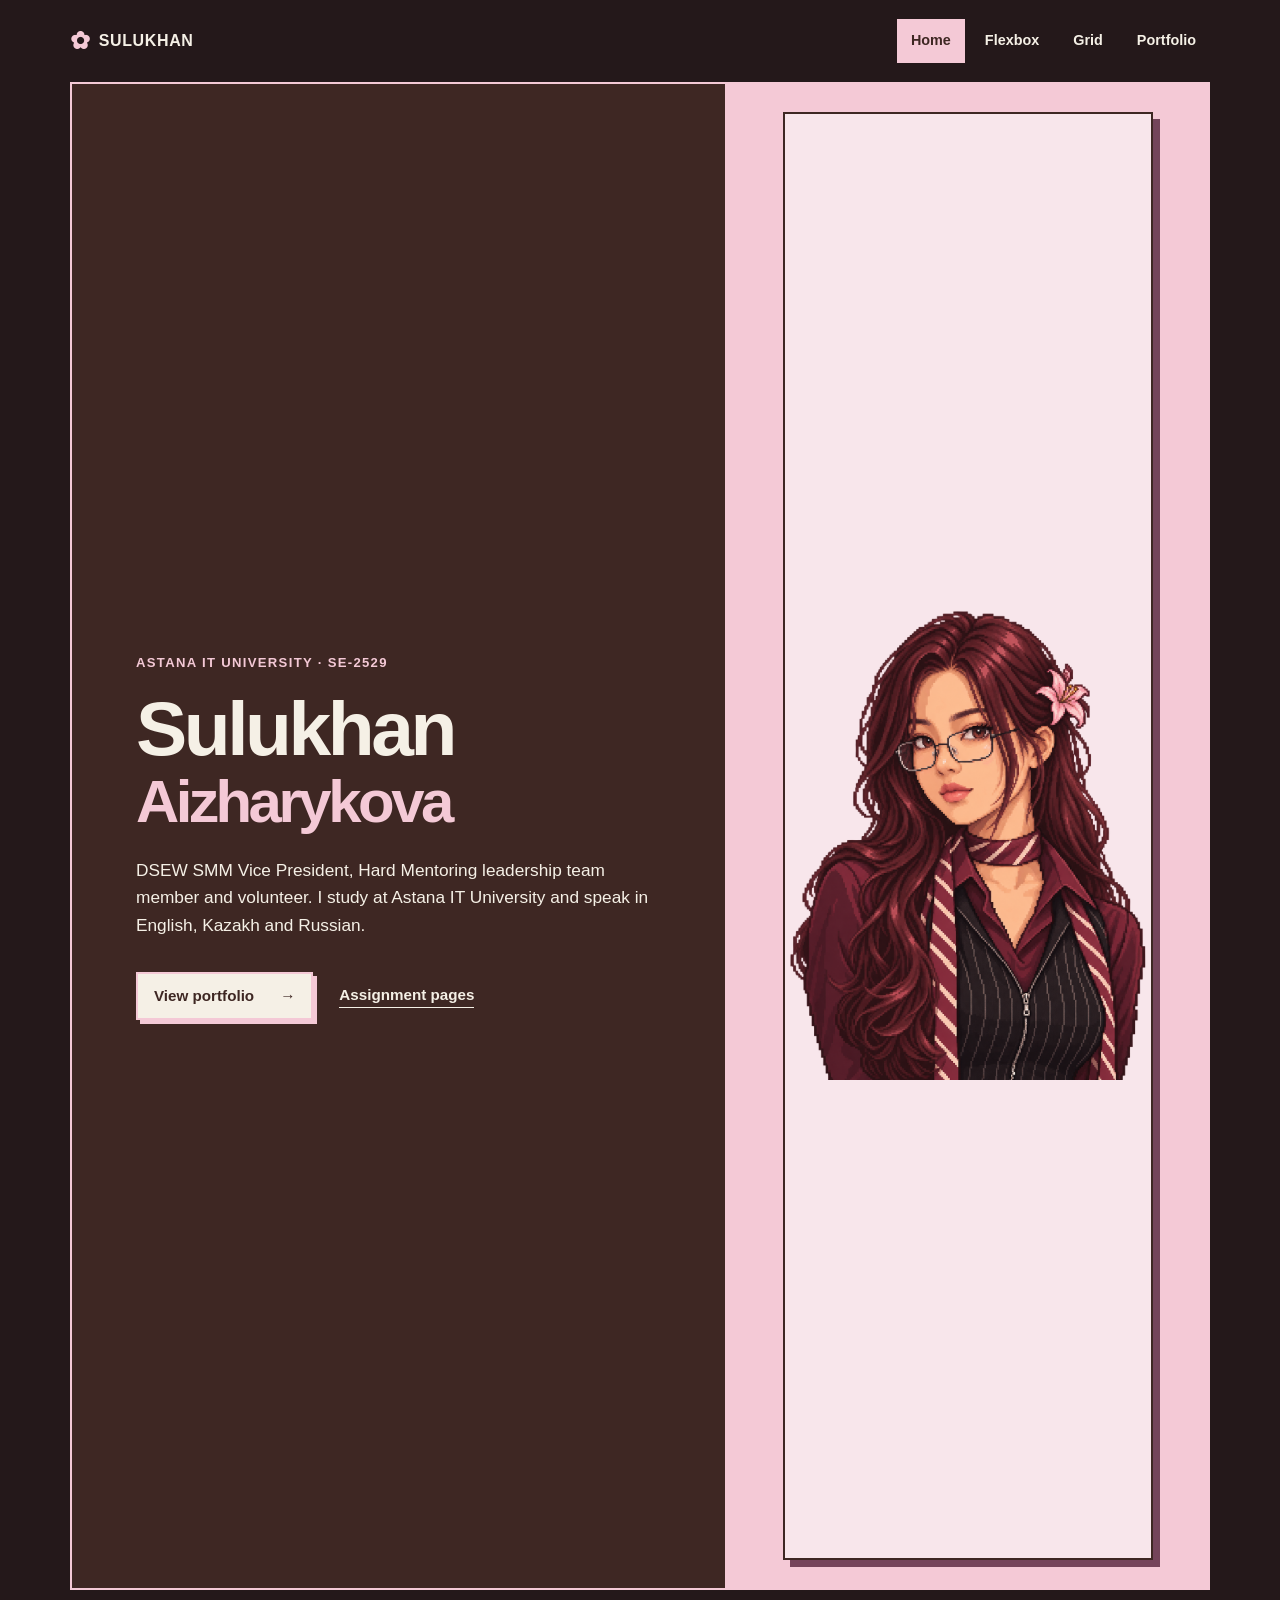
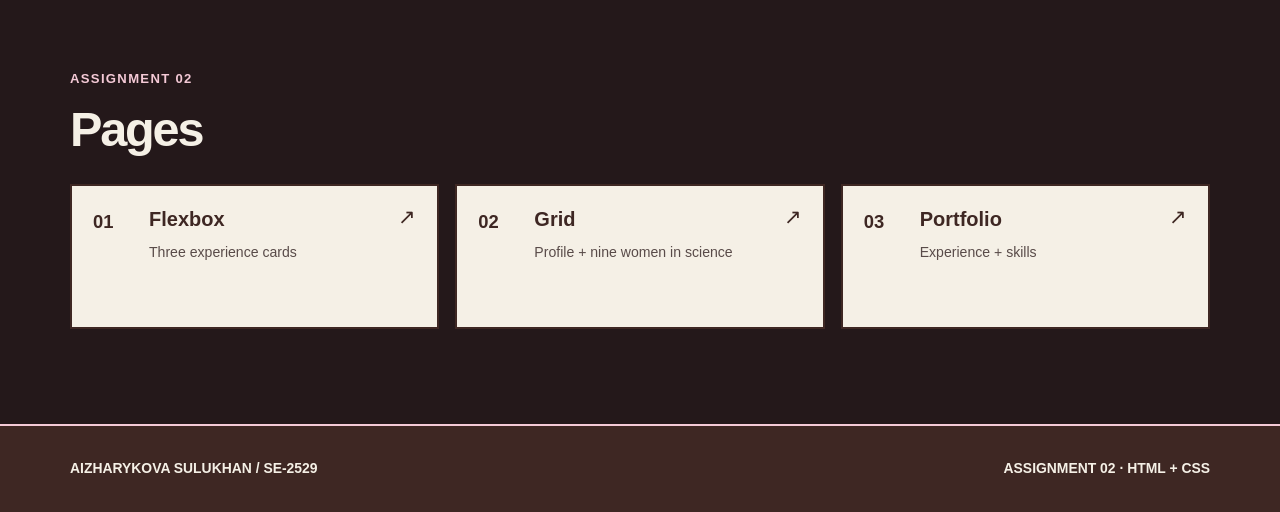
<file: index.html>
<!doctype html>
<html lang="en">
<head>
  <meta charset="utf-8">
  <meta name="viewport" content="width=device-width, initial-scale=1">
  <meta name="description" content="Sulukhan Aizharykova's personal pixel-inspired portfolio and Advanced CSS assignment.">
  <title>Home | Sulukhan Aizharykova</title>
  <link rel="stylesheet" href="styles.css">
</head>
<body>
  <a class="skip-link" href="#main">Skip to content</a>
  <header class="site-header shell">
    <a class="logo" href="index.html" aria-label="Sulukhan, home"><span class="logo-flower" aria-hidden="true">✿</span> SULUKHAN</a>
    <nav aria-label="Main navigation">
      <ul class="nav-list">
        <li><a class="current" aria-current="page" href="index.html">Home</a></li>
        <li><a href="flexbox.html">Flexbox</a></li>
        <li><a href="grid.html">Grid</a></li>
        <li><a href="portfolio.html">Portfolio</a></li>
      </ul>
    </nav>
  </header>

  <main id="main">
    <section class="hero shell">
      <div class="hero-copy">
        <p class="eyebrow">ASTANA IT UNIVERSITY · SE-2529</p>
        <h1>Sulukhan <span>Aizharykova</span></h1>
        <p class="hero-lead">DSEW SMM Vice President, Hard Mentoring leadership team member and volunteer. I study at Astana IT University and speak in English, Kazakh and Russian.</p>
        <div class="hero-actions">
          <a class="pixel-button" href="portfolio.html">View portfolio <span aria-hidden="true">→</span></a>
          <a class="quiet-link" href="#pages">Assignment pages</a>
        </div>
      </div>
      <div class="hero-art">
        <img class="hero-portrait" src="assets/sulukhan-pixel-portrait.png" width="1086" height="1448" alt="Pixel portrait of Sulukhan with burgundy hair, glasses and a pink lily">
      </div>
    </section>

    <section id="pages" class="shell pages-section" aria-labelledby="pages-title">
      <div class="section-heading">
        <div>
          <p class="eyebrow">ASSIGNMENT 02</p>
          <h2 id="pages-title">Pages</h2>
        </div>
      </div>
      <div class="pages-list">
        <a class="page-tile" href="flexbox.html">
          <span class="page-number">01</span>
          <span><strong>Flexbox</strong><small>Three experience cards</small></span>
          <span class="page-arrow" aria-hidden="true">↗</span>
        </a>
        <a class="page-tile" href="grid.html">
          <span class="page-number">02</span>
          <span><strong>Grid</strong><small>Profile + nine women in science</small></span>
          <span class="page-arrow" aria-hidden="true">↗</span>
        </a>
        <a class="page-tile" href="portfolio.html">
          <span class="page-number">03</span>
          <span><strong>Portfolio</strong><small>Experience + skills</small></span>
          <span class="page-arrow" aria-hidden="true">↗</span>
        </a>
      </div>
    </section>
  </main>

  <footer class="site-footer">
    <div class="shell footer-inner">
      <span>AIZHARYKOVA SULUKHAN / SE-2529</span>
      <span>ASSIGNMENT 02 · HTML + CSS</span>
    </div>
  </footer>
</body>
</html>
</file>
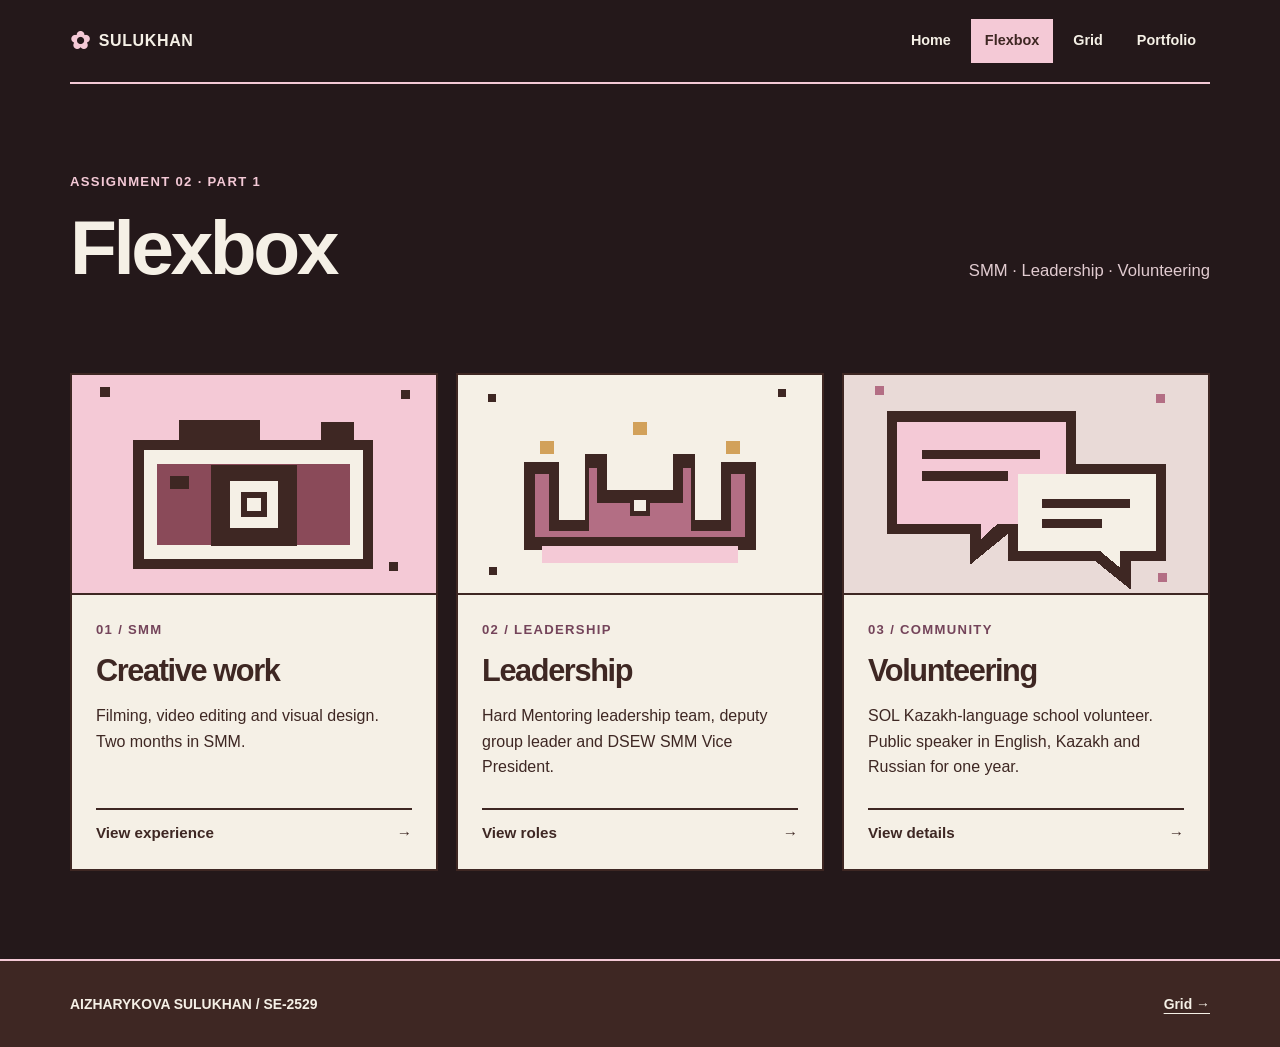
<file: flexbox.html>
<!doctype html>
<html lang="en">
<head>
  <meta charset="utf-8">
  <meta name="viewport" content="width=device-width, initial-scale=1">
  <meta name="description" content="Sulukhan's creative work, leadership and community experience in a Flexbox card layout.">
  <title>Flexbox | Sulukhan Aizharykova</title>
  <link rel="stylesheet" href="styles.css">
</head>
<body>
  <a class="skip-link" href="#main">Skip to content</a>
  <header class="site-header shell">
    <a class="logo" href="index.html" aria-label="Sulukhan, home"><span class="logo-flower" aria-hidden="true">✿</span> SULUKHAN</a>
    <nav aria-label="Main navigation">
      <ul class="nav-list">
        <li><a href="index.html">Home</a></li>
        <li><a class="current" aria-current="page" href="flexbox.html">Flexbox</a></li>
        <li><a href="grid.html">Grid</a></li>
        <li><a href="portfolio.html">Portfolio</a></li>
      </ul>
    </nav>
  </header>

  <main id="main">
    <section class="page-banner shell">
      <div>
        <p class="eyebrow">ASSIGNMENT 02 · PART 1</p>
        <h1>Flexbox</h1>
      </div>
      <p>SMM · Leadership · Volunteering</p>
    </section>

    <section class="shell cards-section" aria-label="Three areas of my work">
      <div class="card-row">
        <article class="story-card">
          <img src="assets/card-creative.svg" width="320" height="220" alt="Pixel illustration of a camera">
          <div class="story-card-body">
            <p class="card-tag">01 / SMM</p>
            <h2>Creative work</h2>
            <p>Filming, video editing and visual design. Two months in SMM.</p>
            <a class="card-button" href="portfolio.html#creative">View experience <span aria-hidden="true">→</span></a>
          </div>
        </article>
        <article class="story-card">
          <img src="assets/card-leadership.svg" width="320" height="220" alt="Pixel illustration of a crown">
          <div class="story-card-body">
            <p class="card-tag">02 / LEADERSHIP</p>
            <h2>Leadership</h2>
            <p>Hard Mentoring leadership team, deputy group leader and DSEW SMM Vice President.</p>
            <a class="card-button" href="portfolio.html#leadership">View roles <span aria-hidden="true">→</span></a>
          </div>
        </article>
        <article class="story-card">
          <img src="assets/card-community.svg" width="320" height="220" alt="Pixel illustration of two speech bubbles">
          <div class="story-card-body">
            <p class="card-tag">03 / COMMUNITY</p>
            <h2>Volunteering</h2>
            <p>SOL Kazakh-language school volunteer. Public speaker in English, Kazakh and Russian for one year.</p>
            <a class="card-button" href="portfolio.html#community">View details <span aria-hidden="true">→</span></a>
          </div>
        </article>
      </div>
    </section>
  </main>

  <footer class="site-footer">
    <div class="shell footer-inner">
      <span>AIZHARYKOVA SULUKHAN / SE-2529</span>
      <a href="grid.html">Grid →</a>
    </div>
  </footer>
</body>
</html>
</file>
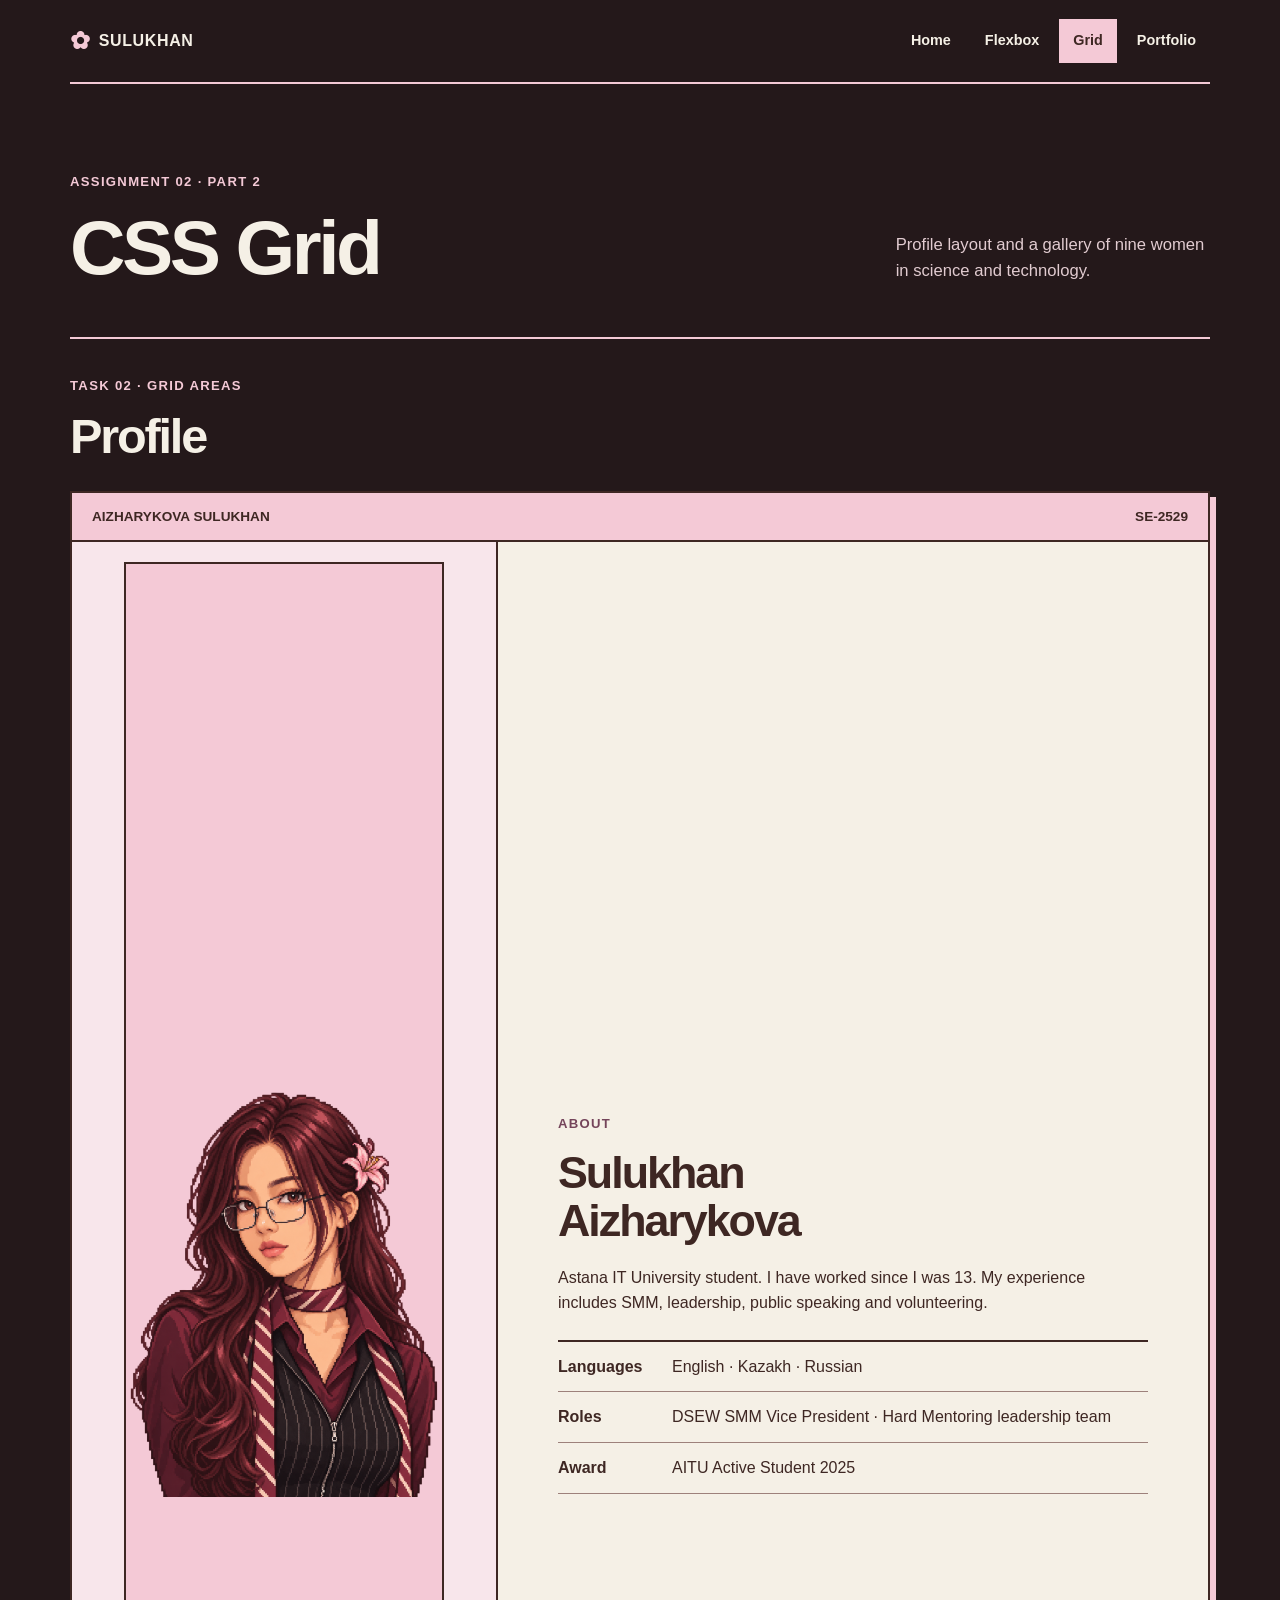
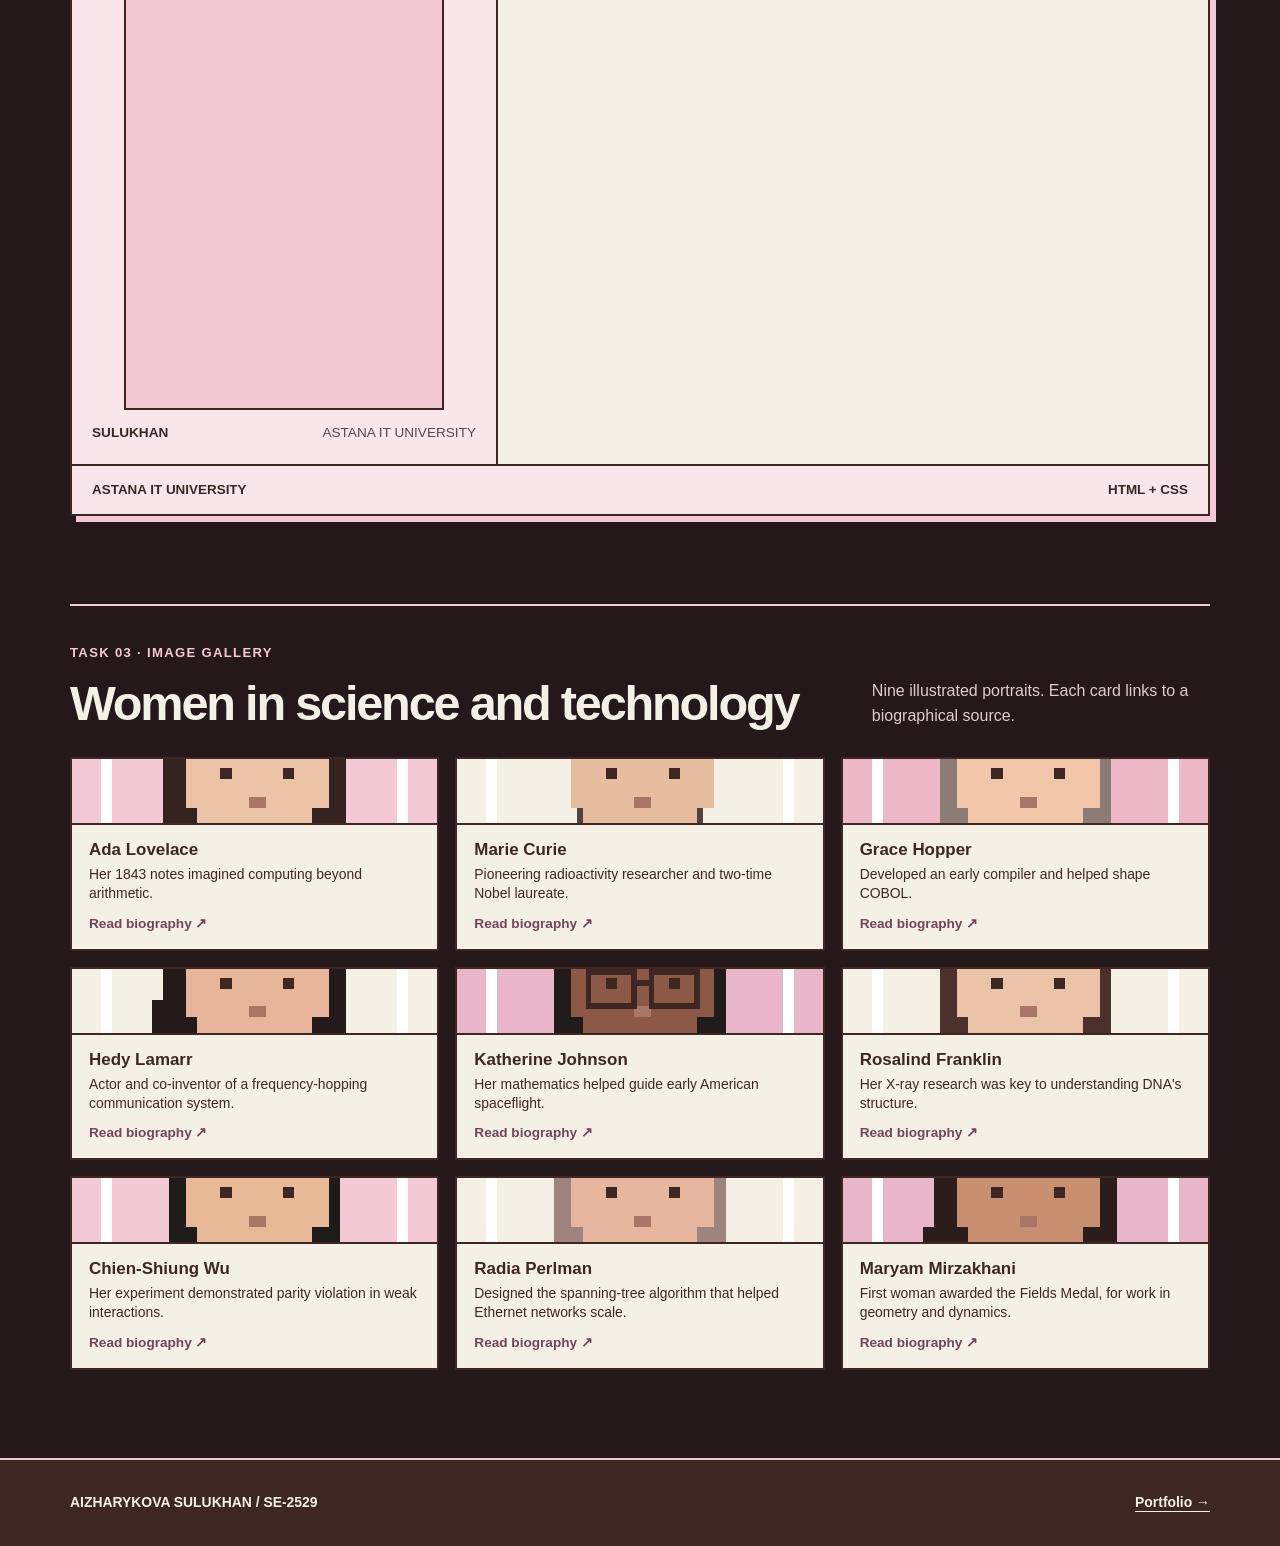
<file: grid.html>
<!doctype html>
<html lang="en">
<head>
  <meta charset="utf-8">
  <meta name="viewport" content="width=device-width, initial-scale=1">
  <meta name="description" content="A CSS Grid profile and a gallery of nine women who shaped science and technology.">
  <title>Grid | Sulukhan Aizharykova</title>
  <link rel="stylesheet" href="styles.css">
</head>
<body>
  <a class="skip-link" href="#main">Skip to content</a>
  <header class="site-header shell">
    <a class="logo" href="index.html" aria-label="Sulukhan, home"><span class="logo-flower" aria-hidden="true">✿</span> SULUKHAN</a>
    <nav aria-label="Main navigation">
      <ul class="nav-list">
        <li><a href="index.html">Home</a></li>
        <li><a href="flexbox.html">Flexbox</a></li>
        <li><a class="current" aria-current="page" href="grid.html">Grid</a></li>
        <li><a href="portfolio.html">Portfolio</a></li>
      </ul>
    </nav>
  </header>

  <main id="main">
    <section class="page-banner shell">
      <div>
        <p class="eyebrow">ASSIGNMENT 02 · PART 2</p>
        <h1>CSS Grid</h1>
      </div>
      <p>Profile layout and a gallery of nine women in science and technology.</p>
    </section>

    <section class="shell profile-section" aria-labelledby="profile-title">
      <div class="section-heading">
        <div>
          <p class="eyebrow">TASK 02 · GRID AREAS</p>
          <h2 id="profile-title">Profile</h2>
        </div>
      </div>
      <div class="profile-grid">
        <header class="profile-head">
          <span>AIZHARYKOVA SULUKHAN</span>
          <span>SE-2529</span>
        </header>
        <aside class="profile-side" aria-label="Portrait and quick facts">
          <img src="assets/sulukhan-pixel-portrait.png" width="1086" height="1448" alt="Pixel portrait of Sulukhan with long burgundy hair, glasses and a pink lily">
          <div class="profile-side-caption">
            <strong>SULUKHAN</strong>
            <span>ASTANA IT UNIVERSITY</span>
          </div>
        </aside>
        <div class="profile-main">
          <p class="card-tag">ABOUT</p>
          <h3>Sulukhan Aizharykova</h3>
          <p>Astana IT University student. I have worked since I was 13. My experience includes SMM, leadership, public speaking and volunteering.</p>
          <dl class="profile-facts">
            <div>
              <dt>Languages</dt>
              <dd>English · Kazakh · Russian</dd>
            </div>
            <div>
              <dt>Roles</dt>
              <dd>DSEW SMM Vice President · Hard Mentoring leadership team</dd>
            </div>
            <div>
              <dt>Award</dt>
              <dd>AITU Active Student 2025</dd>
            </div>
          </dl>
        </div>
        <footer class="profile-foot">
          <span>ASTANA IT UNIVERSITY</span>
          <span>HTML + CSS</span>
        </footer>
      </div>
    </section>

    <section id="gallery" class="shell gallery-section" aria-labelledby="gallery-title">
      <div class="section-heading">
        <div>
          <p class="eyebrow">TASK 03 · IMAGE GALLERY</p>
          <h2 id="gallery-title">Women in science and technology</h2>
        </div>
        <p>Nine illustrated portraits. Each card links to a biographical source.</p>
      </div>
      <div class="pioneer-grid">
        <a class="pioneer-card" href="https://www.computerhistory.org/babbage/adalovelace" target="_blank" rel="noopener noreferrer">
          <img src="assets/ada-lovelace.svg" width="64" height="64" alt="">
          <span class="pioneer-caption">
            <strong>Ada Lovelace</strong>
            <span>Her 1843 notes imagined computing beyond arithmetic.</span>
            <small>Read biography ↗</small>
          </span>
        </a>
        <a class="pioneer-card" href="https://www.nobelprize.org/prizes/physics/1903/marie-curie/facts/" target="_blank" rel="noopener noreferrer">
          <img src="assets/marie-curie.svg" width="64" height="64" alt="">
          <span class="pioneer-caption">
            <strong>Marie Curie</strong>
            <span>Pioneering radioactivity researcher and two-time Nobel laureate.</span>
            <small>Read biography ↗</small>
          </span>
        </a>
        <a class="pioneer-card" href="https://computerhistory.org/profile/grace-murray-hopper/" target="_blank" rel="noopener noreferrer">
          <img src="assets/grace-hopper.svg" width="64" height="64" alt="">
          <span class="pioneer-caption">
            <strong>Grace Hopper</strong>
            <span>Developed an early compiler and helped shape COBOL.</span>
            <small>Read biography ↗</small>
          </span>
        </a>
        <a class="pioneer-card" href="https://www.invent.org/inductees/hedy-lamarr" target="_blank" rel="noopener noreferrer">
          <img src="assets/hedy-lamarr.svg" width="64" height="64" alt="">
          <span class="pioneer-caption">
            <strong>Hedy Lamarr</strong>
            <span>Actor and co-inventor of a frequency-hopping communication system.</span>
            <small>Read biography ↗</small>
          </span>
        </a>
        <a class="pioneer-card" href="https://science.nasa.gov/people/katherine-johnson/" target="_blank" rel="noopener noreferrer">
          <img src="assets/katherine-johnson.svg" width="64" height="64" alt="">
          <span class="pioneer-caption">
            <strong>Katherine Johnson</strong>
            <span>Her mathematics helped guide early American spaceflight.</span>
            <small>Read biography ↗</small>
          </span>
        </a>
        <a class="pioneer-card" href="https://www.kcl.ac.uk/the-story-behind-photograph-51" target="_blank" rel="noopener noreferrer">
          <img src="assets/rosalind-franklin.svg" width="64" height="64" alt="">
          <span class="pioneer-caption">
            <strong>Rosalind Franklin</strong>
            <span>Her X-ray research was key to understanding DNA's structure.</span>
            <small>Read biography ↗</small>
          </span>
        </a>
        <a class="pioneer-card" href="https://www.aps.org/apsnews/2022/09/lee-yang-parity" target="_blank" rel="noopener noreferrer">
          <img src="assets/chien-shiung-wu.svg" width="64" height="64" alt="">
          <span class="pioneer-caption">
            <strong>Chien-Shiung Wu</strong>
            <span>Her experiment demonstrated parity violation in weak interactions.</span>
            <small>Read biography ↗</small>
          </span>
        </a>
        <a class="pioneer-card" href="https://www.internethalloffame.org/inductee/radia-perlman/" target="_blank" rel="noopener noreferrer">
          <img src="assets/radia-perlman.svg" width="64" height="64" alt="">
          <span class="pioneer-caption">
            <strong>Radia Perlman</strong>
            <span>Designed the spanning-tree algorithm that helped Ethernet networks scale.</span>
            <small>Read biography ↗</small>
          </span>
        </a>
        <a class="pioneer-card" href="https://www.mathunion.org/imu-awards/fields-medal/fields-medals-2014" target="_blank" rel="noopener noreferrer">
          <img src="assets/maryam-mirzakhani.svg" width="64" height="64" alt="">
          <span class="pioneer-caption">
            <strong>Maryam Mirzakhani</strong>
            <span>First woman awarded the Fields Medal, for work in geometry and dynamics.</span>
            <small>Read biography ↗</small>
          </span>
        </a>
      </div>
    </section>
  </main>

  <footer class="site-footer">
    <div class="shell footer-inner">
      <span>AIZHARYKOVA SULUKHAN / SE-2529</span>
      <a href="portfolio.html">Portfolio →</a>
    </div>
  </footer>
</body>
</html>
</file>
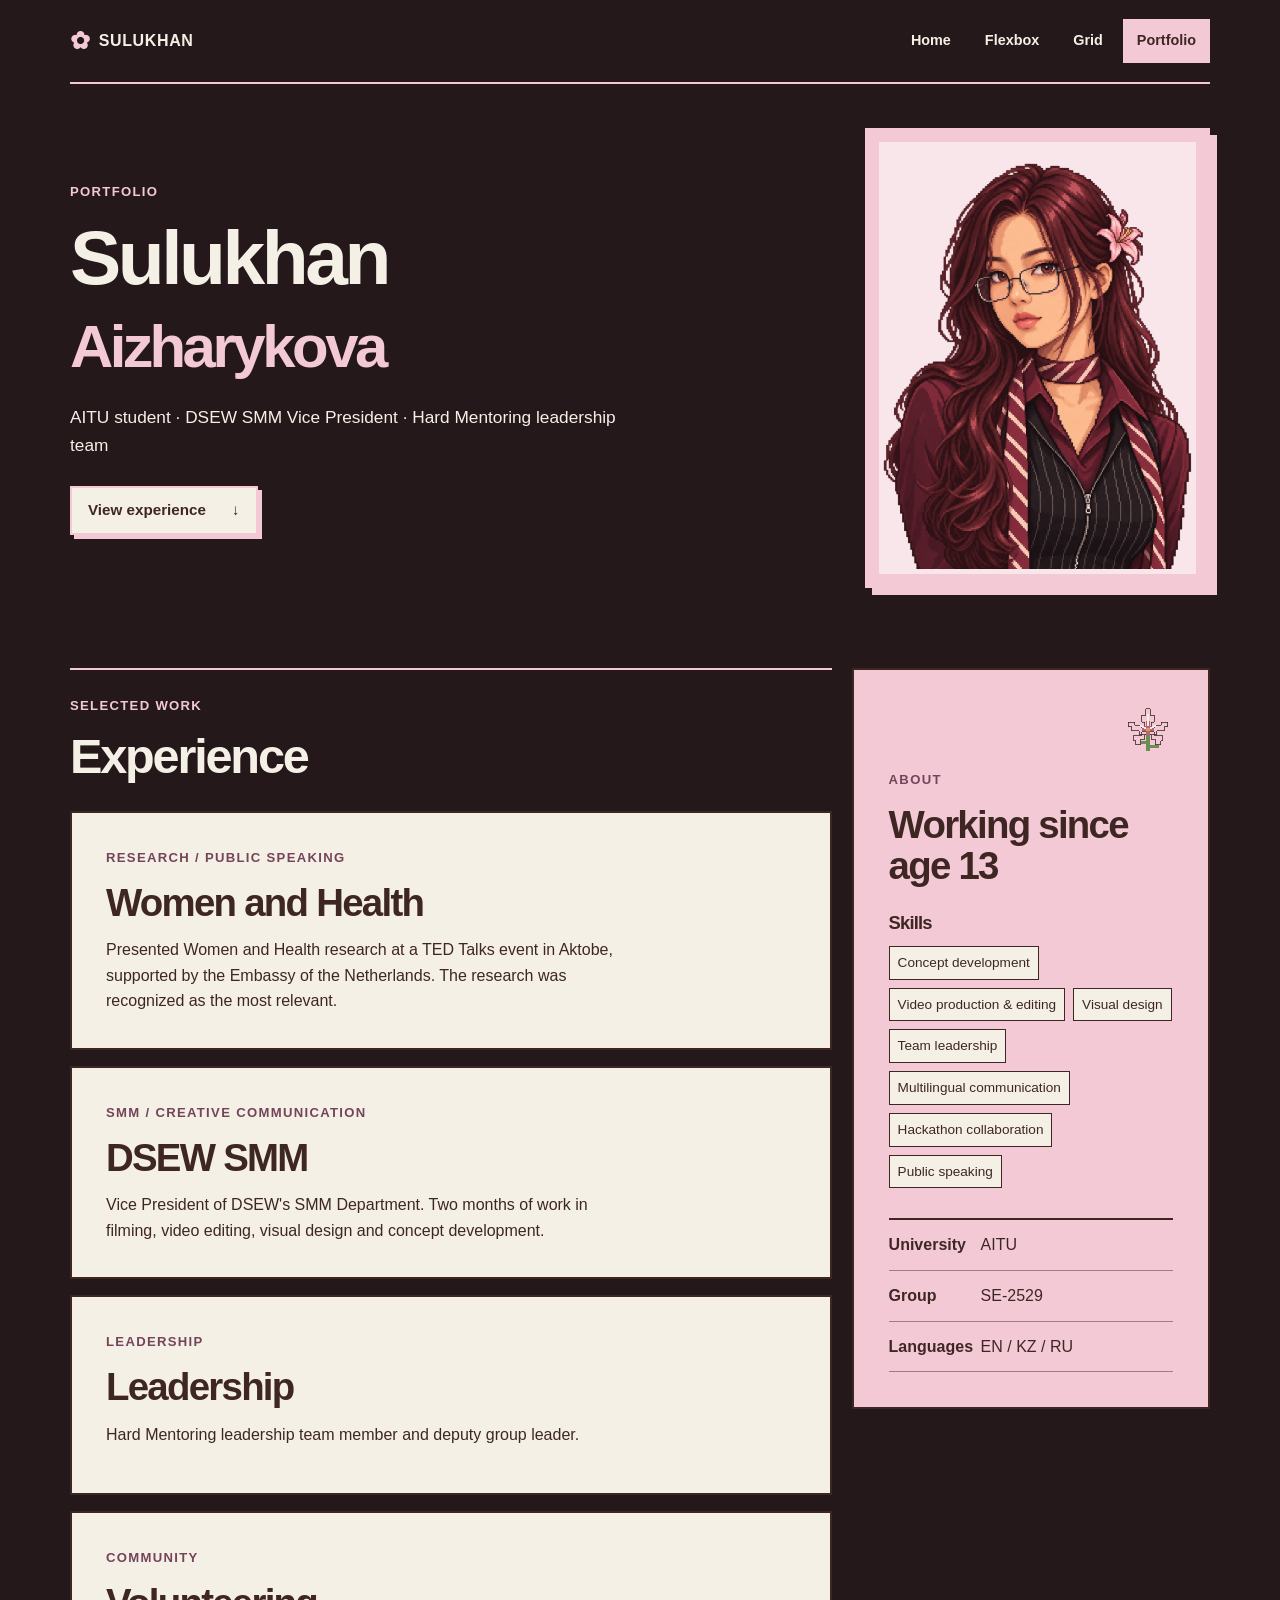
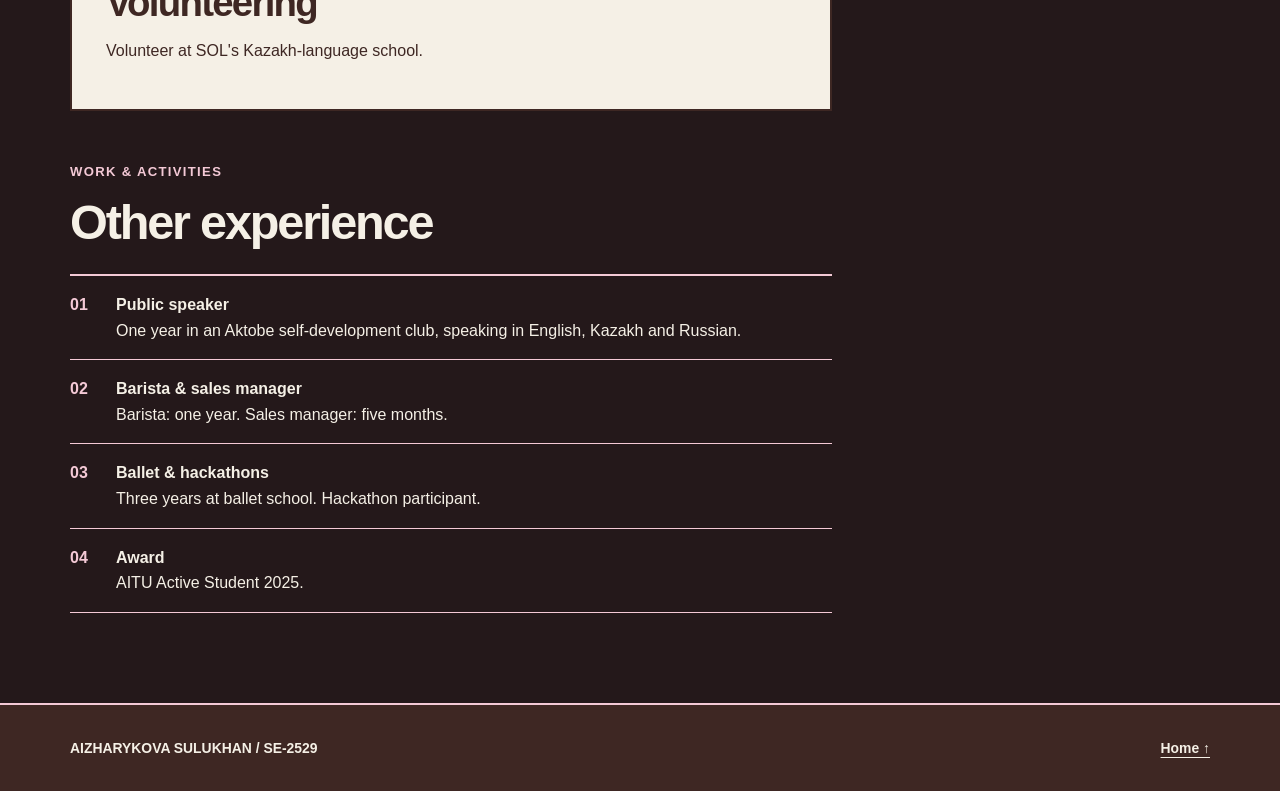
<file: portfolio.html>
<!doctype html>
<html lang="en">
<head>
  <meta charset="utf-8">
  <meta name="viewport" content="width=device-width, initial-scale=1">
  <meta name="description" content="Sulukhan Aizharykova's real experience in research, creative communication, leadership and community work.">
  <title>Portfolio | Sulukhan Aizharykova</title>
  <link rel="stylesheet" href="styles.css">
</head>
<body>
  <a class="skip-link" href="#main">Skip to content</a>
  <header class="site-header shell">
    <a class="logo" href="index.html" aria-label="Sulukhan, home"><span class="logo-flower" aria-hidden="true">✿</span> SULUKHAN</a>
    <nav aria-label="Main navigation">
      <ul class="nav-list">
        <li><a href="index.html">Home</a></li>
        <li><a href="flexbox.html">Flexbox</a></li>
        <li><a href="grid.html">Grid</a></li>
        <li><a class="current" aria-current="page" href="portfolio.html">Portfolio</a></li>
      </ul>
    </nav>
  </header>

  <main id="main">
    <section class="portfolio-hero shell">
      <div>
        <p class="eyebrow">PORTFOLIO</p>
        <h1>Sulukhan<br><span>Aizharykova</span></h1>
        <p class="hero-lead">AITU student · DSEW SMM Vice President · Hard Mentoring leadership team</p>
        <a class="pixel-button" href="#selected-work">View experience <span aria-hidden="true">↓</span></a>
      </div>
      <div class="portrait-frame">
        <img src="assets/sulukhan-pixel-portrait.png" width="1086" height="1448" alt="Pixel portrait of Sulukhan with long burgundy hair, glasses and a pink lily">
      </div>
    </section>

    <div id="selected-work" class="portfolio-layout shell">
      <section class="portfolio-projects" aria-labelledby="work-title">
        <div class="section-heading">
          <div>
            <p class="eyebrow">SELECTED WORK</p>
            <h2 id="work-title">Experience</h2>
          </div>
        </div>

        <article class="project-card" id="research">
          <p class="card-tag">RESEARCH / PUBLIC SPEAKING</p>
          <h3>Women and Health</h3>
          <p>Presented Women and Health research at a TED Talks event in Aktobe, supported by the Embassy of the Netherlands. The research was recognized as the most relevant.</p>
        </article>

        <article class="project-card" id="creative">
          <p class="card-tag">SMM / CREATIVE COMMUNICATION</p>
          <h3>DSEW SMM</h3>
          <p>Vice President of DSEW's SMM Department. Two months of work in filming, video editing, visual design and concept development.</p>
        </article>

        <article class="project-card" id="leadership">
          <p class="card-tag">LEADERSHIP</p>
          <h3>Leadership</h3>
          <p>Hard Mentoring leadership team member and deputy group leader.</p>
        </article>

        <article class="project-card" id="community">
          <p class="card-tag">COMMUNITY</p>
          <h3>Volunteering</h3>
          <p>Volunteer at SOL's Kazakh-language school.</p>
        </article>

        <section class="experience-section" aria-labelledby="experience-title">
          <p class="eyebrow">WORK &amp; ACTIVITIES</p>
          <h2 id="experience-title">Other experience</h2>
          <div class="experience-list">
            <div>
              <span>01</span>
              <p><strong>Public speaker</strong><br>One year in an Aktobe self-development club, speaking in English, Kazakh and Russian.</p>
            </div>
            <div>
              <span>02</span>
              <p><strong>Barista &amp; sales manager</strong><br>Barista: one year. Sales manager: five months.</p>
            </div>
            <div>
              <span>03</span>
              <p><strong>Ballet &amp; hackathons</strong><br>Three years at ballet school. Hackathon participant.</p>
            </div>
            <div>
              <span>04</span>
              <p><strong>Award</strong><br>AITU Active Student 2025.</p>
            </div>
          </div>
        </section>
      </section>

      <aside class="portfolio-aside" aria-labelledby="about-title">
        <img class="aside-lily" src="assets/pink-lily.svg" width="64" height="64" alt="" aria-hidden="true">
        <p class="eyebrow">ABOUT</p>
        <h2 id="about-title">Working since age 13</h2>
        <h3>Skills</h3>
        <ul class="skill-list">
          <li>Concept development</li>
          <li>Video production &amp; editing</li>
          <li>Visual design</li>
          <li>Team leadership</li>
          <li>Multilingual communication</li>
          <li>Hackathon collaboration</li>
          <li>Public speaking</li>
        </ul>
        <dl class="aside-facts">
          <div>
            <dt>University</dt>
            <dd>AITU</dd>
          </div>
          <div>
            <dt>Group</dt>
            <dd>SE-2529</dd>
          </div>
          <div>
            <dt>Languages</dt>
            <dd>EN / KZ / RU</dd>
          </div>
        </dl>
      </aside>
    </div>
  </main>

  <footer class="site-footer">
    <div class="shell footer-inner">
      <span>AIZHARYKOVA SULUKHAN / SE-2529</span>
      <a href="index.html">Home ↑</a>
    </div>
  </footer>
</body>
</html>
</file>
<file: styles.css>
:root {
  --page: #24181a;
  --ink: #3e2723;
  --pink: #f4c9d6;
  --cream: #f5f0e6;
  --soft-pink: #f8e6eb;
  --rose: #74445a;
  --muted: #594b49;
  --muted-light: #e1cbd0;
  --line: #9d817b;
  --shell: min(1140px, calc(100% - 40px));
  --font: -apple-system, BlinkMacSystemFont, "Segoe UI", Arial, sans-serif;
}

* { box-sizing: border-box; }

html { scroll-behavior: smooth; }

body {
  margin: 0;
  color: var(--cream);
  background: var(--page);
  font-family: var(--font);
  font-size: 16px;
  line-height: 1.6;
}

img { display: block; max-width: 100%; }
a { color: inherit; text-decoration: none; }

:focus-visible {
  outline: 3px solid var(--pink);
  outline-offset: 4px;
}
.card-button:focus-visible { outline-color: var(--rose); }

.shell { width: var(--shell); margin-inline: auto; }

.skip-link {
  position: fixed;
  z-index: 100;
  top: 10px;
  left: 10px;
  padding: 10px 14px;
  color: var(--cream);
  background: var(--ink);
  transform: translateY(-150%);
}
.skip-link:focus { transform: translateY(0); }

/* Shared navigation */
.site-header {
  display: flex;
  align-items: center;
  justify-content: space-between;
  gap: 24px;
  min-height: 82px;
}

.logo {
  display: inline-flex;
  align-items: center;
  gap: 8px;
  flex: none;
  font-size: 1rem;
  font-weight: 800;
  letter-spacing: .04em;
}
.logo-flower { color: var(--pink); font-size: 1.5rem; line-height: 1; }

.nav-list {
  display: flex;
  flex-wrap: wrap;
  gap: 6px;
  margin: 0;
  padding: 0;
  list-style: none;
}

.nav-list a {
  display: block;
  padding: 8px 12px;
  border: 2px solid transparent;
  font-size: .9rem;
  font-weight: 700;
}
.nav-list a:hover,
.nav-list a.current { color: var(--ink); border-color: var(--pink); background: var(--pink); }

/* Typography and buttons */
h1, h2, h3 { margin: 0; font-family: var(--font); font-weight: 750; letter-spacing: -.045em; line-height: 1.08; }
h1 { font-size: clamp(2.8rem, 6vw, 5.4rem); }
h2 { font-size: clamp(2rem, 3.8vw, 3.3rem); }
h3 { font-size: clamp(1.5rem, 2.6vw, 2.2rem); }
p { margin-top: 0; }

.eyebrow, .card-tag {
  margin: 0 0 14px;
  color: var(--pink);
  font-size: .82rem;
  font-weight: 800;
  letter-spacing: .1em;
  text-transform: uppercase;
}
.card-tag, .portfolio-aside .eyebrow { color: var(--rose); }

.hero-lead { max-width: 58ch; margin: 22px 0 0; font-size: 1.08rem; }

.pixel-button {
  display: inline-flex;
  align-items: center;
  justify-content: space-between;
  gap: 26px;
  min-height: 48px;
  padding: 10px 16px;
  color: var(--ink);
  border: 2px solid var(--pink);
  background: var(--cream);
  box-shadow: 4px 4px 0 var(--pink);
  font-size: .95rem;
  font-weight: 750;
  transition: transform .18s ease, box-shadow .18s ease;
}
.pixel-button:hover { transform: translate(2px, 2px); box-shadow: 2px 2px 0 var(--pink); }
.quiet-link { border-bottom: 1px solid currentColor; font-size: .95rem; font-weight: 700; }

/* Home */
.hero {
  display: grid;
  grid-template-columns: minmax(0, 1.15fr) minmax(300px, .85fr);
  min-height: 575px;
  border: 2px solid var(--pink);
  background: var(--ink);
}

.hero-copy {
  display: flex;
  flex-direction: column;
  justify-content: center;
  padding: clamp(30px, 5vw, 64px);
}
.hero-copy h1 { max-width: 13ch; }
.hero-copy h1 span,
.portfolio-hero h1 span { color: var(--pink); font-size: .78em; }
.hero-copy h1 span { display: block; }
.hero-actions { display: flex; flex-wrap: wrap; align-items: center; gap: 18px 26px; margin-top: 32px; }

.hero-art {
  display: grid;
  place-items: center;
  min-width: 0;
  padding: 28px;
  border-left: 2px solid var(--pink);
  background: var(--pink);
}
.hero-portrait {
  width: min(100%, 370px);
  aspect-ratio: 3 / 4;
  object-fit: contain;
  border: 2px solid var(--ink);
  background: var(--soft-pink);
  box-shadow: 7px 7px 0 var(--rose);
}

.pages-section { padding-block: 78px 95px; }
.section-heading { display: flex; align-items: end; justify-content: space-between; gap: 25px; margin-bottom: 28px; }
.section-heading > p { max-width: 38ch; margin: 0; color: var(--muted-light); }
.pages-list { display: grid; grid-template-columns: repeat(3, minmax(0, 1fr)); gap: 16px; }

.page-tile {
  display: grid;
  grid-template-columns: 42px 1fr auto;
  gap: 14px;
  align-items: start;
  min-height: 145px;
  padding: 21px;
  color: var(--ink);
  border: 2px solid var(--ink);
  background: var(--cream);
  transition: transform .18s ease, box-shadow .18s ease;
}
.page-tile:hover,
.page-tile:focus-visible { transform: translate(-3px, -3px); box-shadow: 5px 5px 0 var(--pink); }
.page-number { font-size: 1.15rem; font-weight: 800; }
.page-tile strong { display: block; font-size: 1.25rem; line-height: 1.2; }
.page-tile small { display: block; margin-top: 10px; color: var(--muted); font-size: .88rem; }
.page-arrow { font-size: 1.3rem; line-height: 1; }

/* Flexbox page */
.page-banner {
  display: flex;
  align-items: end;
  justify-content: space-between;
  gap: 30px;
  min-height: 255px;
  padding-block: 45px 48px;
  border-top: 2px solid var(--pink);
}
.page-banner > p { max-width: 34ch; margin-bottom: 4px; color: var(--muted-light); font-size: 1.04rem; }
.cards-section, .profile-section, .gallery-section { padding-block: 36px 88px; }
.card-row { display: flex; gap: 18px; }

.story-card {
  display: flex;
  flex: 1;
  flex-direction: column;
  min-width: 0;
  color: var(--ink);
  border: 2px solid var(--ink);
  background: var(--cream);
  transition: transform .18s ease, box-shadow .18s ease;
}
.story-card:hover,
.story-card:focus-within { transform: translateY(-3px); box-shadow: 4px 4px 0 var(--pink); }
.story-card > img { width: 100%; aspect-ratio: 320 / 220; object-fit: cover; border-bottom: 2px solid var(--ink); image-rendering: pixelated; }
.story-card-body { display: flex; flex: 1; flex-direction: column; padding: 24px; }
.story-card-body h2 { font-size: clamp(1.65rem, 2.4vw, 2rem); }
.story-card-body > p:not(.card-tag) { margin: 16px 0 28px; }

.card-button {
  display: flex;
  align-items: center;
  justify-content: space-between;
  gap: 12px;
  margin-top: auto;
  padding-top: 11px;
  border-top: 2px solid var(--ink);
  font-size: .95rem;
  font-weight: 750;
}
.card-button:hover { color: var(--rose); }

/* Named grid areas */
.profile-section, .gallery-section { border-top: 2px solid var(--pink); }
.profile-grid {
  display: grid;
  grid-template-columns: minmax(220px, .75fr) minmax(0, 1.25fr);
  grid-template-areas:
    "header header"
    "sidebar main"
    "footer footer";
  color: var(--ink);
  border: 2px solid var(--ink);
  box-shadow: 6px 6px 0 var(--pink);
}
.profile-head, .profile-foot { display: flex; flex-wrap: wrap; align-items: center; justify-content: space-between; gap: 12px; padding: 13px 20px; background: var(--pink); font-size: .85rem; font-weight: 800; }
.profile-head { grid-area: header; border-bottom: 2px solid var(--ink); }
.profile-side { grid-area: sidebar; padding: 20px; border-right: 2px solid var(--ink); background: var(--soft-pink); }
.profile-side img { width: 100%; max-width: 320px; aspect-ratio: 3 / 4; margin-inline: auto; object-fit: contain; border: 2px solid var(--ink); background: var(--pink); }
.profile-side-caption { display: flex; flex-wrap: wrap; justify-content: space-between; gap: 8px; margin-top: 12px; font-size: .85rem; }
.profile-side-caption span { color: var(--muted); }
.profile-main { grid-area: main; display: flex; flex-direction: column; justify-content: center; padding: clamp(28px, 5vw, 60px); background: var(--cream); }
.profile-main h3 { max-width: 15ch; font-size: clamp(2rem, 3.5vw, 3.4rem); }
.profile-main > p:not(.card-tag) { max-width: 60ch; margin: 20px 0 24px; }
.profile-facts, .aside-facts { margin: 0; border-top: 2px solid var(--ink); }
.profile-facts > div, .aside-facts > div { display: grid; grid-template-columns: 100px 1fr; gap: 14px; padding: 12px 0; border-bottom: 1px solid var(--line); }
.profile-facts dt, .aside-facts dt { font-weight: 750; }
.profile-facts dd, .aside-facts dd { margin: 0; }
.profile-foot { grid-area: footer; border-top: 2px solid var(--ink); background: var(--soft-pink); font-size: .84rem; }

/* Gallery */
.pioneer-grid { display: grid; grid-template-columns: repeat(3, minmax(0, 1fr)); gap: 16px; }
.pioneer-card {
  display: flex;
  flex-direction: column;
  min-width: 0;
  overflow: hidden;
  color: var(--ink);
  border: 2px solid var(--ink);
  background: var(--cream);
  transition: transform .18s ease, box-shadow .18s ease;
}
.pioneer-card:hover,
.pioneer-card:focus-visible { transform: translate(-3px, -3px); box-shadow: 5px 5px 0 var(--pink); }
.pioneer-card img { width: 100%; aspect-ratio: 1 / 1; object-fit: cover; image-rendering: pixelated; }
.pioneer-caption {
  display: flex;
  flex: 1;
  flex-direction: column;
  padding: 14px 17px;
  border-top: 2px solid var(--ink);
}
.pioneer-caption strong { font-size: 1.06rem; line-height: 1.25; }
.pioneer-caption span { margin-top: 5px; font-size: .87rem; line-height: 1.35; }
.pioneer-caption small { margin-top: auto; padding-top: 10px; color: var(--rose); font-size: .85rem; font-weight: 800; }

/* Portfolio */
.portfolio-hero {
  display: grid;
  grid-template-columns: minmax(0, 1.25fr) minmax(260px, .75fr);
  gap: 38px;
  align-items: center;
  min-height: 530px;
  padding-block: 44px 80px;
  border-top: 2px solid var(--pink);
}
.portfolio-hero h1 { font-size: clamp(3rem, 6vw, 5.5rem); }
.portfolio-hero .hero-lead { margin-bottom: 27px; }
.portrait-frame { justify-self: end; width: min(100%, 345px); aspect-ratio: 3 / 4; padding: 12px; border: 2px solid var(--pink); background: var(--pink); box-shadow: 7px 7px 0 var(--pink); }
.portrait-frame img { width: 100%; height: 100%; object-fit: contain; background: var(--soft-pink); }
.portfolio-layout { display: grid; grid-template-columns: minmax(0, 1.7fr) minmax(260px, .8fr); grid-template-areas: "projects sidebar"; align-items: start; gap: 20px; padding-bottom: 90px; }
.portfolio-projects { grid-area: projects; min-width: 0; }
.portfolio-projects .section-heading { padding-top: 25px; border-top: 2px solid var(--pink); }

.project-card {
  min-height: 200px;
  padding: clamp(22px, 3vw, 34px);
  color: var(--ink);
  border: 2px solid var(--ink);
  background: var(--cream);
}
.project-card + .project-card { margin-top: 16px; }
.project-card h3 { margin-bottom: 14px; font-size: clamp(1.75rem, 3vw, 2.6rem); }
.project-card > p:not(.card-tag) { max-width: 58ch; margin: 0; }

.experience-section { padding-top: 50px; }
.experience-section h2 { margin-bottom: 25px; }
.experience-list { border-top: 2px solid var(--pink); }
.experience-list > div { display: grid; grid-template-columns: 32px 1fr; gap: 14px; padding: 16px 0; border-bottom: 1px solid var(--pink); }
.experience-list > div > span { color: var(--pink); font-weight: 800; }
.experience-list p { margin: 0; }

.portfolio-aside { grid-area: sidebar; position: sticky; top: 20px; padding: clamp(23px, 3vw, 35px); color: var(--ink); border: 2px solid var(--ink); background: var(--pink); }
.aside-lily { width: 50px; height: 50px; margin: 0 0 14px auto; }
.portfolio-aside h2 { margin-bottom: 26px; font-size: clamp(1.8rem, 3vw, 2.7rem); }
.portfolio-aside h3 { margin-bottom: 13px; font-size: 1.15rem; }
.skill-list { display: flex; flex-wrap: wrap; gap: 8px; margin: 0 0 30px; padding: 0; list-style: none; }
.skill-list li { padding: 5px 8px; border: 1px solid var(--ink); background: var(--cream); font-size: .85rem; }
.aside-facts > div { grid-template-columns: 78px 1fr; }

/* Footer */
.site-footer { border-top: 2px solid var(--pink); background: var(--ink); }
.footer-inner { display: flex; flex-wrap: wrap; align-items: center; justify-content: space-between; gap: 14px; min-height: 86px; font-size: .87rem; font-weight: 700; }
.footer-inner a { text-decoration: underline; text-underline-offset: 4px; }

@media (max-width: 950px) {
  .pages-list { grid-template-columns: 1fr; }
  .page-tile { min-height: 110px; }
  .pioneer-grid { grid-template-columns: repeat(2, minmax(0, 1fr)); }
  .portfolio-layout { grid-template-columns: 1fr; grid-template-areas: "projects" "sidebar"; }
  .portfolio-aside { position: static; }
}

@media (max-width: 800px) {
  .card-row { flex-direction: column; }
  .story-card { flex: auto; flex-direction: row; }
  .story-card > img { width: 38%; aspect-ratio: auto; border-right: 2px solid var(--ink); border-bottom: 0; }
}

@media (max-width: 700px) {
  .site-header { flex-direction: column; align-items: flex-start; justify-content: center; gap: 6px; padding-block: 14px; }
  .hero { grid-template-columns: 1fr; }
  .hero-art { border-top: 2px solid var(--pink); border-left: 0; }
  .hero-portrait { width: min(100%, 320px); }
  .section-heading, .page-banner { flex-direction: column; align-items: flex-start; }
  .page-banner { min-height: 220px; }
  .profile-grid { grid-template-columns: 1fr; grid-template-areas: "header" "sidebar" "main" "footer"; }
  .profile-side { border-right: 0; border-bottom: 2px solid var(--ink); }
  .profile-side img { max-width: 265px; }
  .portfolio-hero { grid-template-columns: 1fr; }
  .portrait-frame { justify-self: start; width: min(100%, 320px); }
}

@media (max-width: 480px) {
  :root { --shell: min(100% - 20px, 1140px); }
  .nav-list a { padding: 7px 8px; font-size: .82rem; }
  .hero-copy { padding: 30px 24px; }
  .hero-copy h1, .portfolio-hero h1 { font-size: 2.7rem; }
  .hero-art { padding: 22px; }
  .pages-section, .cards-section, .profile-section, .gallery-section { padding-block: 55px; }
  .story-card { flex-direction: column; }
  .story-card > img { width: 100%; aspect-ratio: 320 / 220; border-right: 0; border-bottom: 2px solid var(--ink); }
  .pioneer-grid { grid-template-columns: 1fr; }
  .profile-facts > div, .aside-facts > div { grid-template-columns: 1fr; gap: 2px; }
  .profile-head, .profile-foot { font-size: .76rem; }
}

@media (prefers-reduced-motion: reduce) {
  html { scroll-behavior: auto; }
  *, *::before, *::after { transition-duration: .01ms !important; }
}
</file>
